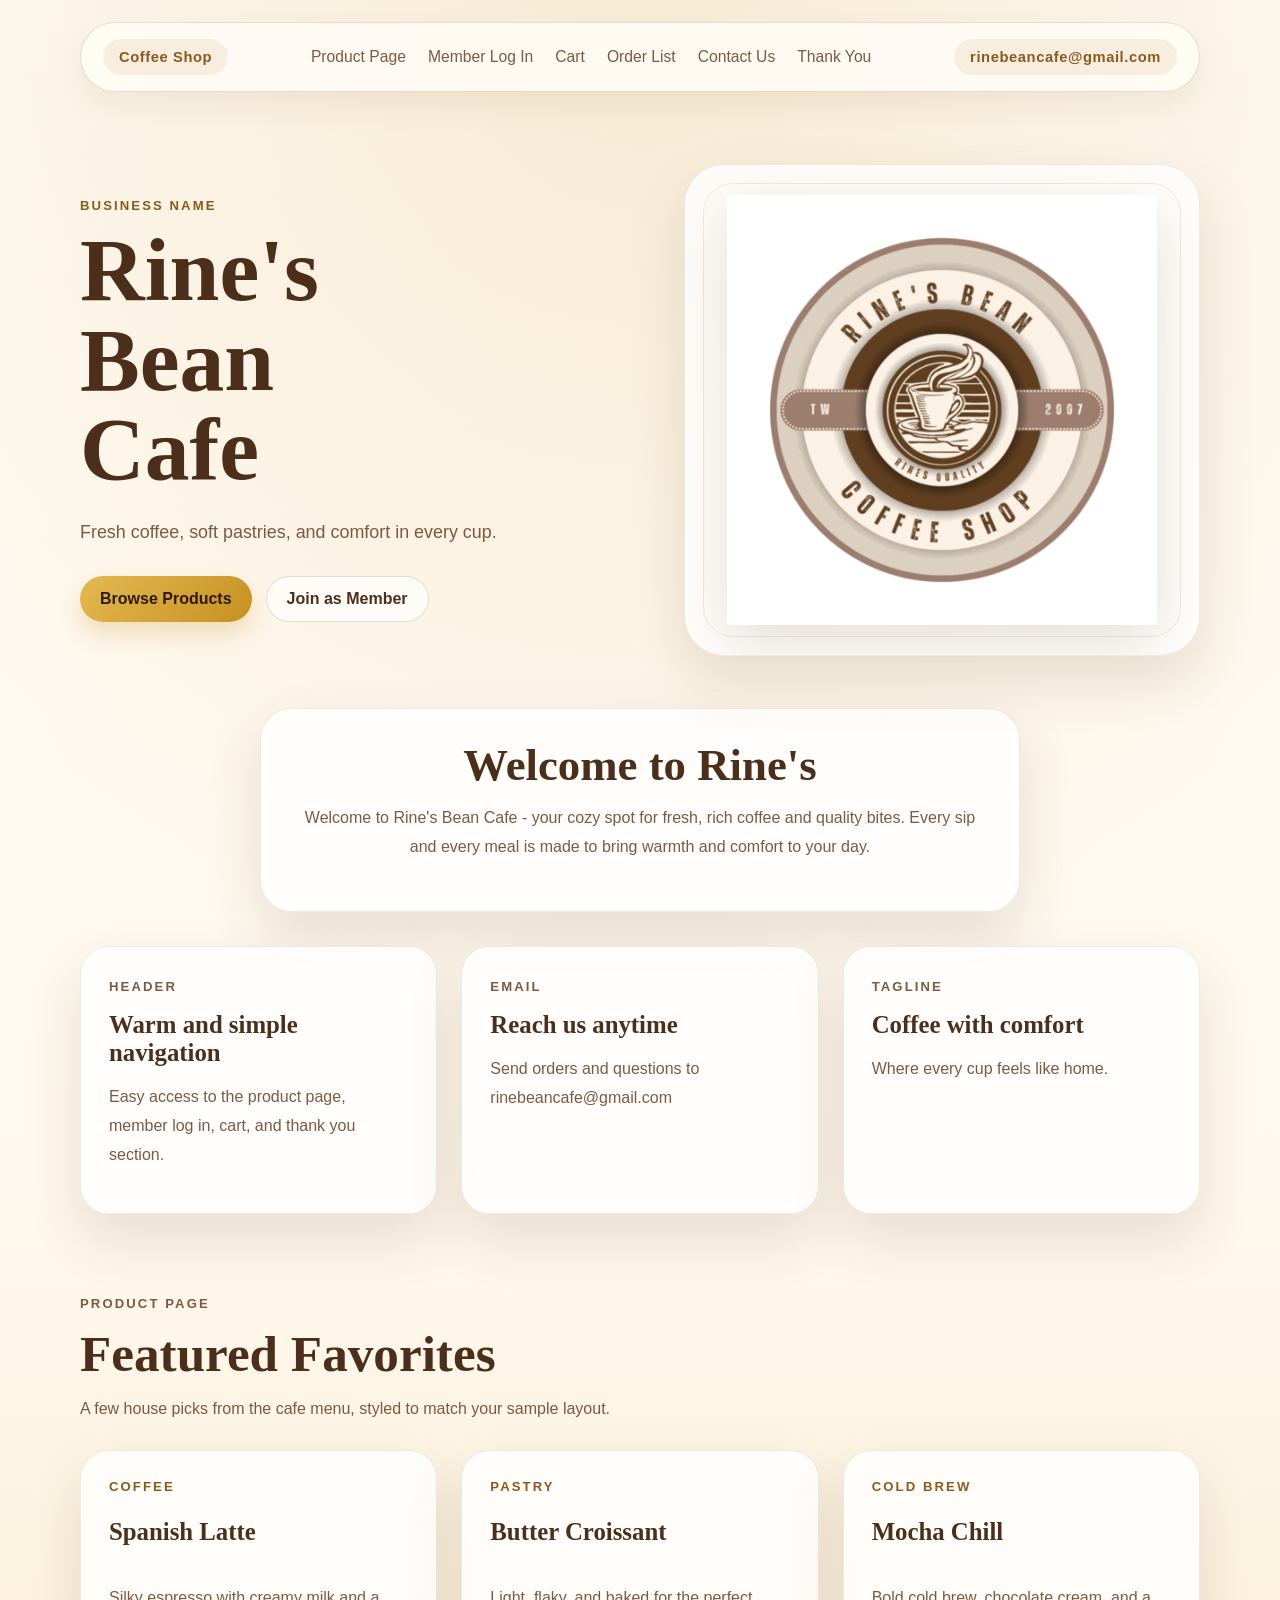
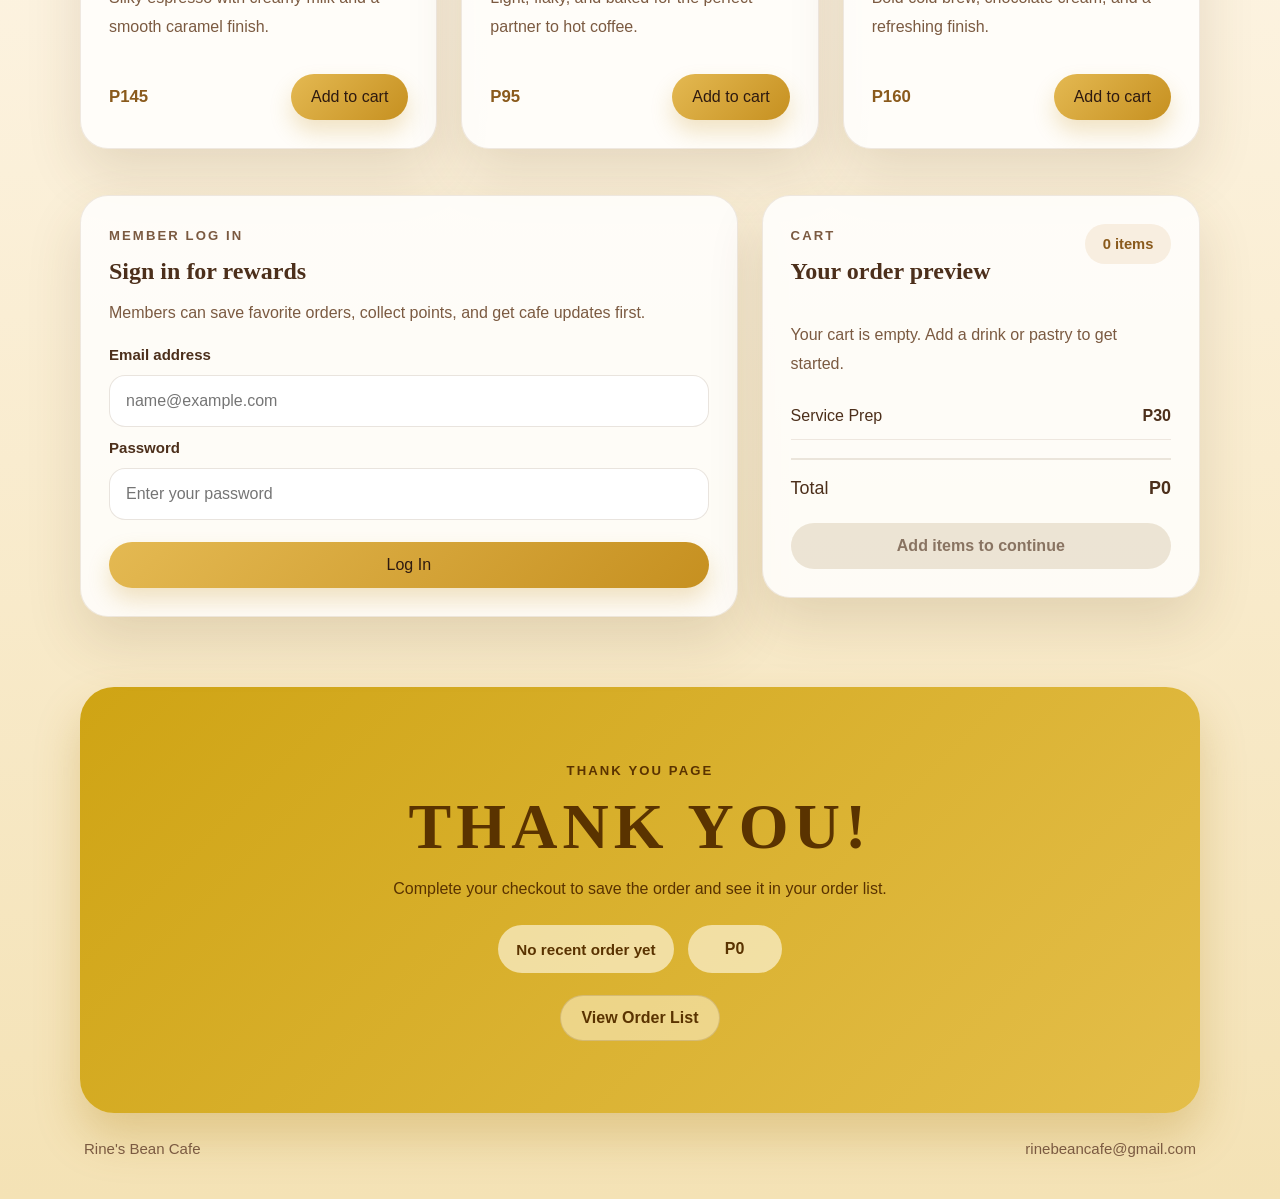
<file: index.html>
<!doctype html>
<html lang="en">
  <head>
    <meta charset="UTF-8" />
    <meta name="viewport" content="width=device-width, initial-scale=1.0" />
    <title>Rine's Bean Cafe</title>
    <link rel="stylesheet" href="rine.css" />
  </head>
  <body>
    <div class="page-shell">
      <header class="site-header">
        <a class="brand-chip" href="index.html">Coffee Shop</a>

        <nav class="site-nav" aria-label="Main navigation">
          <a href="#products">Product Page</a>
          <a href="#members">Member Log In</a>
          <a href="#cart">Cart</a>
          <a href="orders.html">Order List</a>
          <a href="contact.html">Contact Us</a>
          <a href="#thanks">Thank You</a>
        </nav>

        <a class="email-pill" href="mailto:rinebeancafe@gmail.com">
          rinebeancafe@gmail.com
        </a>
      </header>

      <main>
        <section class="hero" id="home">
          <div class="hero-copy">
            <p class="eyebrow">Business Name</p>
            <h1>Rine's Bean Cafe</h1>
            <p class="tagline">
              Fresh coffee, soft pastries, and comfort in every cup.
            </p>

            <div class="hero-actions">
              <a class="primary-link" href="#products">Browse Products</a>
              <a class="secondary-link" href="#members">Join as Member</a>
            </div>
          </div>

          <div class="hero-logo-card">
            <img
              src="image/logo.jpg"
              alt="Rine's Bean Cafe logo"
              class="hero-logo"
            />
          </div>
        </section>

        <section class="welcome-card" aria-labelledby="welcome-title">
          <h2 id="welcome-title">Welcome to Rine's</h2>
          <p>
            Welcome to Rine's Bean Cafe - your cozy spot for fresh, rich coffee
            and quality bites. Every sip and every meal is made to bring warmth
            and comfort to your day.
          </p>
        </section>

        <section class="info-grid" aria-label="Quick details">
          <article class="info-card">
            <p class="card-label">Header</p>
            <h3>Warm and simple navigation</h3>
            <p>
              Easy access to the product page, member log in, cart, and thank
              you section.
            </p>
          </article>

          <article class="info-card">
            <p class="card-label">Email</p>
            <h3>Reach us anytime</h3>
            <p>
              Send orders and questions to
              <a href="mailto:rinebeancafe@gmail.com">
                rinebeancafe@gmail.com
              </a>
            </p>
          </article>

          <article class="info-card">
            <p class="card-label">Tagline</p>
            <h3>Coffee with comfort</h3>
            <p>Where every cup feels like home.</p>
          </article>
        </section>

        <section class="products-section" id="products">
          <div class="section-heading">
            <p class="card-label">Product Page</p>
            <h2>Featured Favorites</h2>
            <p>
              A few house picks from the cafe menu, styled to match your sample
              layout.
            </p>
          </div>

          <div class="product-grid">
            <article
              class="product-card"
              data-product-id="spanish-latte"
              data-product-name="Spanish Latte"
              data-product-price="145"
            >
              <span class="product-type">Coffee</span>
              <h3>Spanish Latte</h3>
              <p>
                Silky espresso with creamy milk and a smooth caramel finish.
              </p>
              <div class="product-meta">
                <span>P145</span>
                <button
                  class="add-to-cart-button"
                  type="button"
                  data-add-to-cart
                >
                  Add to cart
                </button>
              </div>
            </article>

            <article
              class="product-card"
              data-product-id="butter-croissant"
              data-product-name="Butter Croissant"
              data-product-price="95"
            >
              <span class="product-type">Pastry</span>
              <h3>Butter Croissant</h3>
              <p>
                Light, flaky, and baked for the perfect partner to hot coffee.
              </p>
              <div class="product-meta">
                <span>P95</span>
                <button
                  class="add-to-cart-button"
                  type="button"
                  data-add-to-cart
                >
                  Add to cart
                </button>
              </div>
            </article>

            <article
              class="product-card"
              data-product-id="mocha-chill"
              data-product-name="Mocha Chill"
              data-product-price="160"
            >
              <span class="product-type">Cold Brew</span>
              <h3>Mocha Chill</h3>
              <p>Bold cold brew, chocolate cream, and a refreshing finish.</p>
              <div class="product-meta">
                <span>P160</span>
                <button
                  class="add-to-cart-button"
                  type="button"
                  data-add-to-cart
                >
                  Add to cart
                </button>
              </div>
            </article>
          </div>
        </section>

        <section class="account-cart">
          <article class="member-card" id="members">
            <p class="card-label">Member Log In</p>
            <h2>Sign in for rewards</h2>
            <p>
              Members can save favorite orders, collect points, and get cafe
              updates first.
            </p>

            <form class="login-form">
              <label for="member-email">Email address</label>
              <input
                id="member-email"
                name="member-email"
                type="email"
                placeholder="name@example.com"
              />

              <label for="member-password">Password</label>
              <input
                id="member-password"
                name="member-password"
                type="password"
                placeholder="Enter your password"
              />

              <button type="submit">Log In</button>
            </form>
          </article>

          <aside class="cart-card" id="cart">
            <div class="cart-top">
              <div>
                <p class="card-label">Cart</p>
                <h2>Your order preview</h2>
              </div>
              <span class="cart-badge" data-cart-count>0 items</span>
            </div>

            <div class="cart-items" data-cart-items>
              <p class="cart-empty">
                Your cart is empty. Add a drink or pastry to get started.
              </p>
            </div>

            <div class="cart-summary">
              <div class="cart-row service-row" data-service-row hidden>
                <span>Service Prep</span>
                <strong>P30</strong>
              </div>

              <div class="cart-total">
                <span>Total</span>
                <strong data-cart-total>P0</strong>
              </div>
            </div>

            <a
              class="checkout-link is-disabled"
              data-checkout-link
              href="#products"
              aria-disabled="true"
            >
              Add items to continue
            </a>
          </aside>
        </section>

        <section class="thanks-banner" id="thanks">
          <p class="card-label">Thank You Page</p>
          <h2>THANK YOU!</h2>
          <p class="thanks-message" data-thanks-message>
            Complete your checkout to save the order and see it in your order
            list.
          </p>
          <div class="thanks-latest-order" data-thanks-order hidden>
            <span class="thanks-order-pill" data-thanks-order-id>
              No recent order yet
            </span>
            <strong class="thanks-order-total" data-thanks-order-total>P0</strong>
          </div>
          <a class="thanks-orders-link" href="orders.html">View Order List</a>
        </section>
      </main>

      <footer class="site-footer">
        <p>Rine's Bean Cafe</p>
        <a href="mailto:rinebeancafe@gmail.com"> rinebeancafe@gmail.com </a>
      </footer>
    </div>
    <script src="rine.js"></script>
  </body>
</html>
</file>
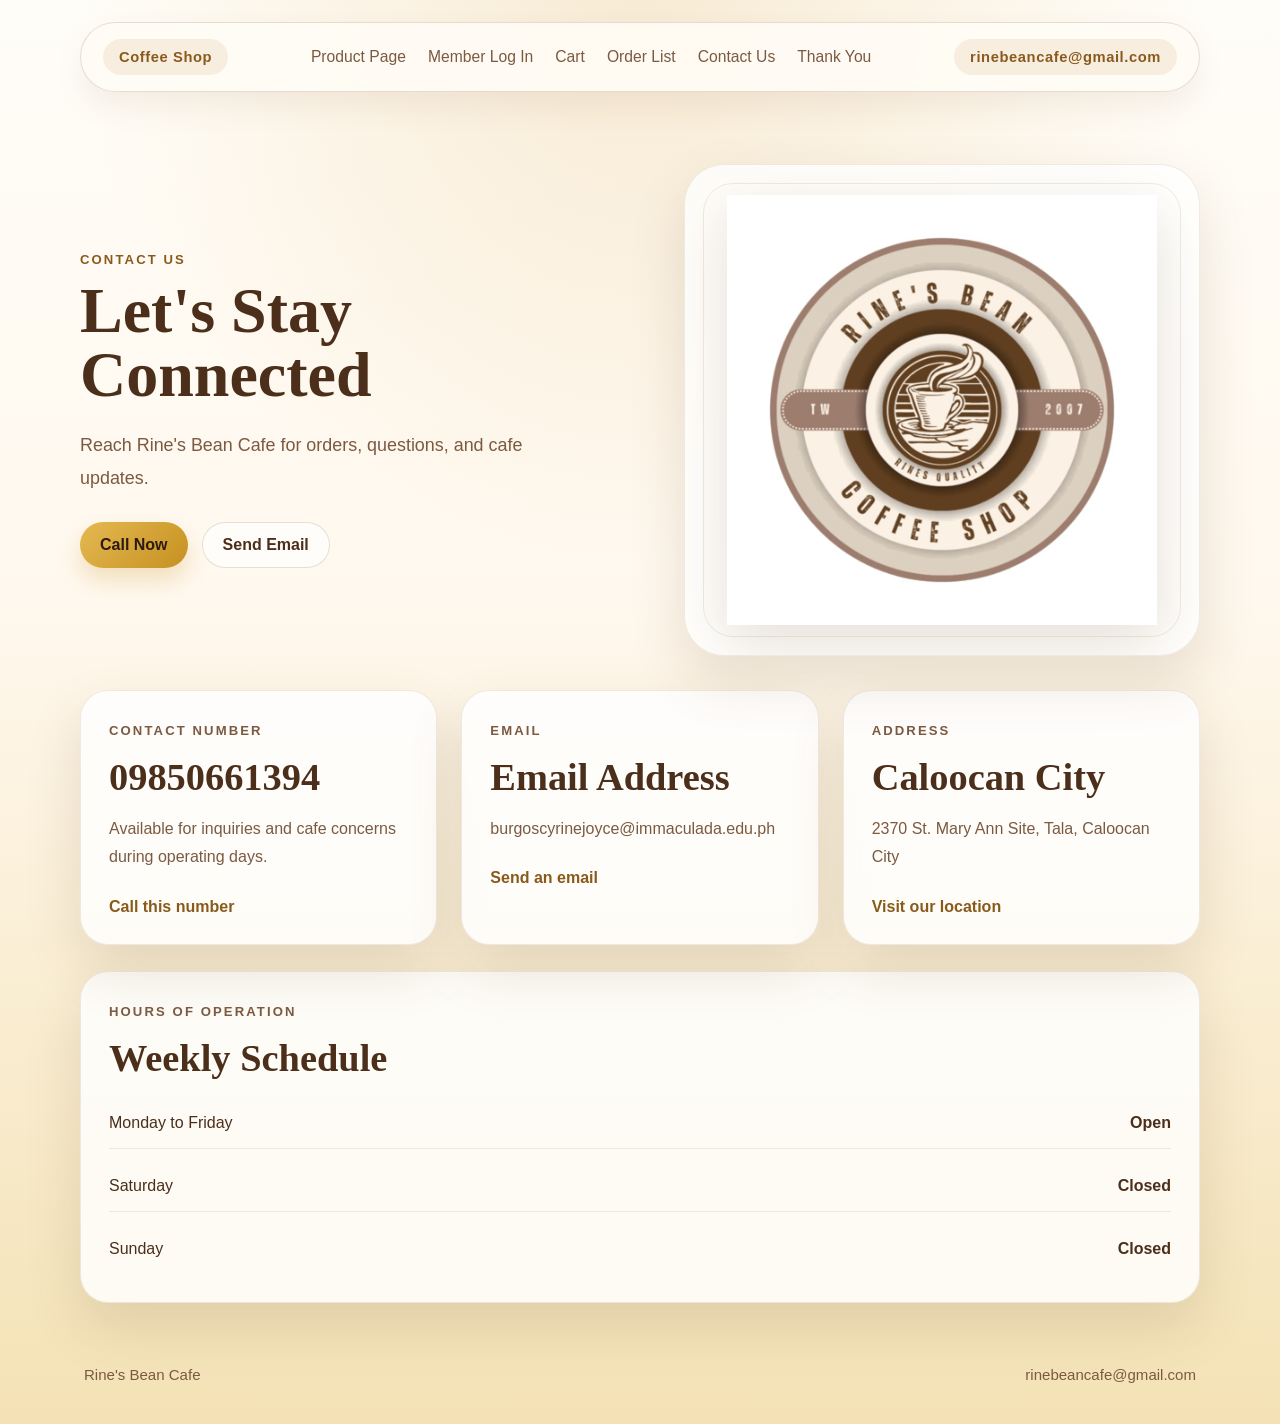
<file: contact.html>
<!doctype html>
<html lang="en">
  <head>
    <meta charset="UTF-8" />
    <meta name="viewport" content="width=device-width, initial-scale=1.0" />
    <title>Contact Us | Rine's Bean Cafe</title>
    <link rel="stylesheet" href="rine.css" />
  </head>
  <body>
    <div class="page-shell">
      <header class="site-header">
        <a class="brand-chip" href="index.html">Coffee Shop</a>

        <nav class="site-nav" aria-label="Main navigation">
          <a href="rine.html#products">Product Page</a>
          <a href="rine.html#members">Member Log In</a>
          <a href="rine.html#cart">Cart</a>
          <a href="orders.html">Order List</a>
          <a href="contact.html">Contact Us</a>
          <a href="rine.html#thanks">Thank You</a>
        </nav>

        <a class="email-pill" href="mailto:rinebeancafe@gmail.com">
          rinebeancafe@gmail.com
        </a>
      </header>

      <main class="contact-page">
        <section class="contact-hero">
          <div class="hero-copy">
            <p class="eyebrow">Contact Us</p>
            <h1>Let's Stay Connected</h1>
            <p class="tagline">
              Reach Rine's Bean Cafe for orders, questions, and cafe updates.
            </p>

            <div class="hero-actions">
              <a class="primary-link" href="tel:09850661394">Call Now</a>
              <a
                class="secondary-link"
                href="mailto:burgoscyrinejoyce@immaculada.edu.ph"
              >
                Send Email
              </a>
            </div>
          </div>

          <div class="hero-logo-card contact-logo-card">
            <img
              src="image/logo.jpg"
              alt="Rine's Bean Cafe logo"
              class="hero-logo"
            />
          </div>
        </section>

        <section class="contact-grid" aria-label="Contact details">
          <article class="contact-card">
            <p class="card-label">Contact Number</p>
            <h2>09850661394</h2>
            <p>
              Available for inquiries and cafe concerns during operating days.
            </p>
            <a class="text-link" href="tel:09850661394">Call this number</a>
          </article>

          <article class="contact-card">
            <p class="card-label">Email</p>
            <h2>Email Address</h2>
            <p>burgoscyrinejoyce@immaculada.edu.ph</p>
            <a
              class="text-link"
              href="mailto:burgoscyrinejoyce@immaculada.edu.ph"
            >
              Send an email
            </a>
          </article>

          <article class="contact-card">
            <p class="card-label">Address</p>
            <h2>Caloocan City</h2>
            <p>2370 St. Mary Ann Site, Tala, Caloocan City</p>
            <span class="text-link static-text">Visit our location</span>
          </article>
        </section>

        <section class="hours-panel">
          <p class="card-label">Hours of Operation</p>
          <h2>Weekly Schedule</h2>
          <div class="hours-list">
            <div class="hours-row">
              <span>Monday to Friday</span>
              <strong>Open</strong>
            </div>
            <div class="hours-row">
              <span>Saturday</span>
              <strong>Closed</strong>
            </div>
            <div class="hours-row">
              <span>Sunday</span>
              <strong>Closed</strong>
            </div>
          </div>
        </section>
      </main>

      <footer class="site-footer">
        <p>Rine's Bean Cafe</p>
        <a href="mailto:rinebeancafe@gmail.com"> rinebeancafe@gmail.com </a>
      </footer>
    </div>
  </body>
</html>
</file>
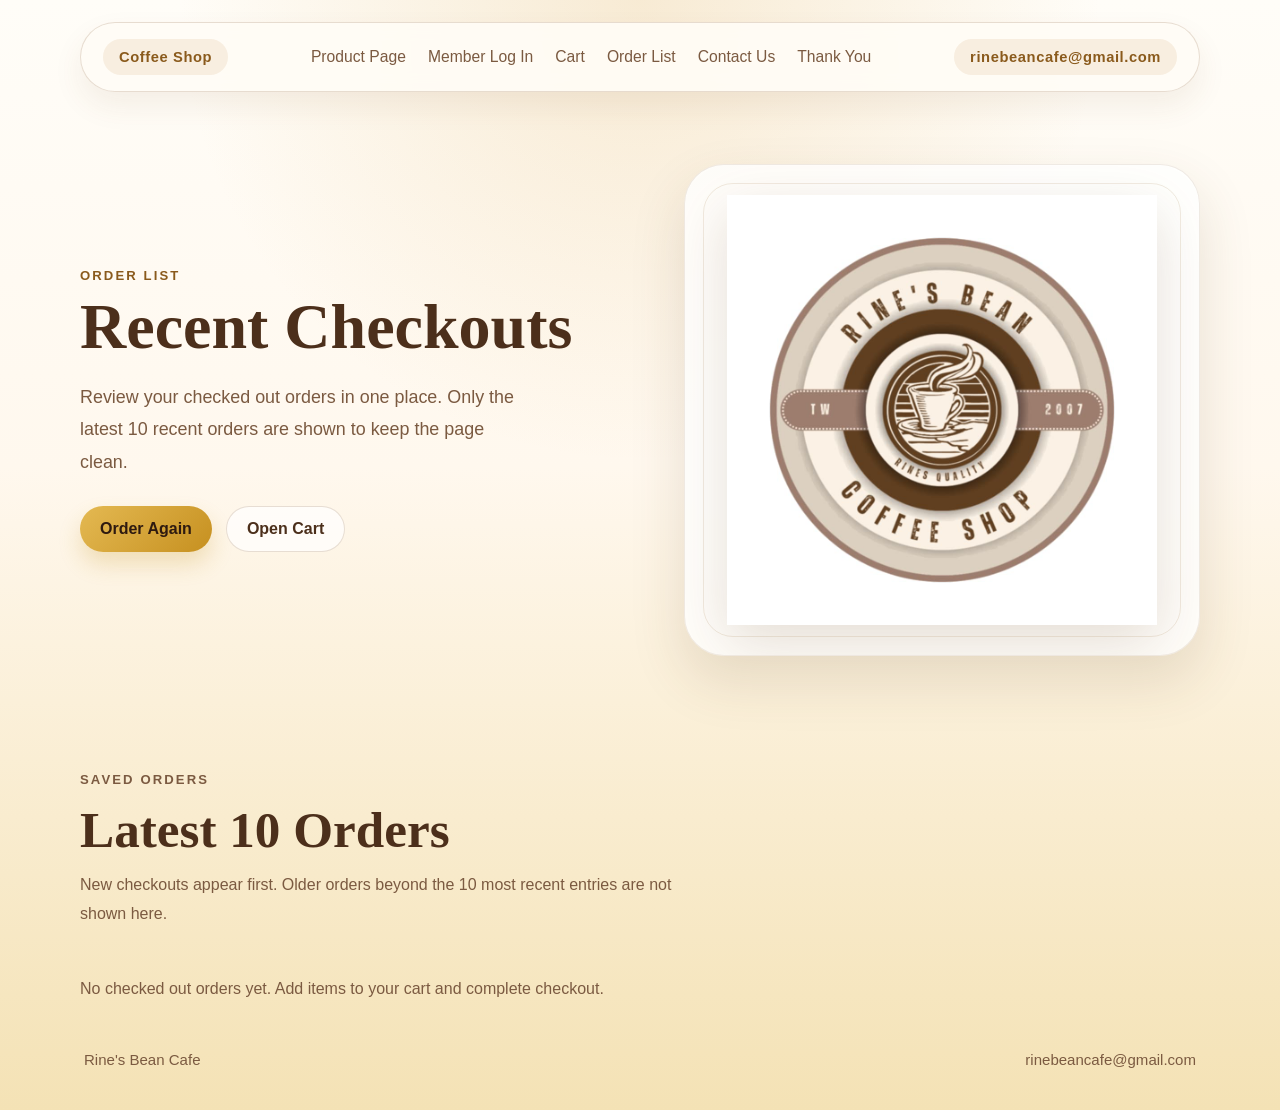
<file: orders.html>
<!doctype html>
<html lang="en">
  <head>
    <meta charset="UTF-8" />
    <meta name="viewport" content="width=device-width, initial-scale=1.0" />
    <title>Order List | Rine's Bean Cafe</title>
    <link rel="stylesheet" href="rine.css" />
  </head>
  <body>
    <div class="page-shell">
      <header class="site-header">
        <a class="brand-chip" href="rine.html">Coffee Shop</a>

        <nav class="site-nav" aria-label="Main navigation">
          <a href="rine.html#products">Product Page</a>
          <a href="rine.html#members">Member Log In</a>
          <a href="rine.html#cart">Cart</a>
          <a href="orders.html">Order List</a>
          <a href="contact.html">Contact Us</a>
          <a href="rine.html#thanks">Thank You</a>
        </nav>

        <a class="email-pill" href="mailto:rinebeancafe@gmail.com">
          rinebeancafe@gmail.com
        </a>
      </header>

      <main class="orders-page">
        <section class="orders-page-hero">
          <div class="hero-copy">
            <p class="eyebrow">Order List</p>
            <h1>Recent Checkouts</h1>
            <p class="tagline">
              Review your checked out orders in one place. Only the latest 10
              recent orders are shown to keep the page clean.
            </p>

            <div class="hero-actions">
              <a class="primary-link" href="rine.html#products">Order Again</a>
              <a class="secondary-link" href="rine.html#cart">Open Cart</a>
            </div>
          </div>

          <div class="hero-logo-card orders-logo-card">
            <img
              src="image/logo.jpg"
              alt="Rine's Bean Cafe logo"
              class="hero-logo"
            />
          </div>
        </section>

        <section class="orders-section" id="orders">
          <div class="section-heading">
            <p class="card-label">Saved Orders</p>
            <h2>Latest 10 Orders</h2>
            <p>
              New checkouts appear first. Older orders beyond the 10 most
              recent entries are not shown here.
            </p>
          </div>

          <div class="orders-list" data-orders-list>
            <p class="orders-empty">
              No checked out orders yet. Add items to your cart and complete
              checkout.
            </p>
          </div>
        </section>
      </main>

      <footer class="site-footer">
        <p>Rine's Bean Cafe</p>
        <a href="mailto:rinebeancafe@gmail.com">rinebeancafe@gmail.com</a>
      </footer>
    </div>
    <script src="rine.js"></script>
  </body>
</html>
</file>
<file: rine.css>
:root {
  --bg-main: #fffaf1;
  --bg-soft: #f8eee0;
  --card: rgba(255, 255, 255, 0.82);
  --line: rgba(120, 78, 40, 0.18);
  --text-main: #4c2f1b;
  --text-soft: #7b5a41;
  --accent: #c9982c;
  --accent-deep: #8a5a1c;
  --shadow: 0 24px 55px rgba(94, 61, 27, 0.14);
}

* {
  box-sizing: border-box;
}

html {
  scroll-behavior: smooth;
}

body {
  margin: 0;
  min-height: 100vh;
  background:
    radial-gradient(circle at top, rgba(228, 187, 118, 0.28), transparent 36%),
    linear-gradient(180deg, #fffdf8 0%, #fff8ee 42%, #f4e2b5 100%);
  color: var(--text-main);
  font-family: "Trebuchet MS", "Gill Sans", sans-serif;
}

a {
  color: inherit;
  text-decoration: none;
}

img {
  display: block;
  max-width: 100%;
}

.page-shell {
  width: min(1120px, calc(100% - 32px));
  margin: 0 auto;
  padding: 22px 0 36px;
}

.site-header {
  display: flex;
  align-items: center;
  justify-content: space-between;
  gap: 18px;
  padding: 16px 22px;
  border: 1px solid var(--line);
  border-radius: 999px;
  background: rgba(255, 252, 246, 0.92);
  backdrop-filter: blur(8px);
  box-shadow: 0 14px 30px rgba(109, 72, 36, 0.08);
  position: sticky;
  top: 14px;
  z-index: 10;
}

.brand-chip,
.email-pill {
  padding: 10px 16px;
  border-radius: 999px;
  background: var(--bg-soft);
  color: var(--accent-deep);
  font-size: 0.92rem;
  font-weight: 700;
  letter-spacing: 0.04em;
}

.site-nav {
  display: flex;
  align-items: center;
  justify-content: center;
  gap: 22px;
  flex: 1;
  flex-wrap: wrap;
}

.site-nav a {
  color: var(--text-soft);
  font-size: 0.98rem;
}

.site-nav a:hover,
.site-nav a:focus-visible,
.email-pill:hover,
.brand-chip:hover {
  color: var(--text-main);
}

.hero {
  display: grid;
  grid-template-columns: 1.05fr 0.95fr;
  align-items: center;
  gap: 34px;
  padding: 72px 0 44px;
}

.hero-copy {
  animation: fade-up 0.75s ease both;
}

.eyebrow,
.card-label,
.product-type {
  margin: 0 0 12px;
  color: var(--accent-deep);
  font-size: 0.82rem;
  font-weight: 800;
  letter-spacing: 0.16em;
  text-transform: uppercase;
}

.hero h1,
.contact-hero h1,
.orders-page-hero h1,
.welcome-card h2,
.section-heading h2,
.member-card h2,
.cart-card h2,
.thanks-banner h2 {
  margin: 0;
  font-family: "Palatino Linotype", "Book Antiqua", serif;
  line-height: 1;
}

.hero h1 {
  font-size: clamp(3.25rem, 7vw, 5.8rem);
  max-width: 8ch;
}

.contact-hero h1 {
  font-size: clamp(2.8rem, 5vw, 4.6rem);
}

.orders-page-hero h1 {
  font-size: clamp(2.8rem, 5vw, 4.6rem);
}

.tagline {
  max-width: 28rem;
  margin: 22px 0 0;
  color: var(--text-soft);
  font-size: 1.12rem;
  line-height: 1.8;
}

.hero-actions {
  display: flex;
  gap: 14px;
  flex-wrap: wrap;
  margin-top: 28px;
}

.primary-link,
.secondary-link,
.checkout-link,
.login-form button,
.product-meta a,
.product-meta button {
  display: inline-flex;
  align-items: center;
  justify-content: center;
  min-height: 46px;
  padding: 0 20px;
  border-radius: 999px;
  font-weight: 700;
  transition:
    transform 0.25s ease,
    box-shadow 0.25s ease,
    background 0.25s ease;
}

.primary-link,
.login-form button,
.checkout-link,
.product-meta a,
.product-meta button {
  background: linear-gradient(135deg, #e4b952, #c69020);
  color: #2e1a10;
  box-shadow: 0 12px 22px rgba(197, 145, 28, 0.24);
}

.secondary-link {
  border: 1px solid var(--line);
  background: rgba(255, 255, 255, 0.7);
  color: var(--text-main);
}

.hero-logo-card,
.welcome-card,
.info-card,
.product-card,
.member-card,
.cart-card,
.order-card,
.contact-card,
.hours-panel {
  border: 1px solid rgba(126, 84, 41, 0.12);
  background: var(--card);
  box-shadow: var(--shadow);
}

.hero-logo-card {
  position: relative;
  padding: 30px;
  border-radius: 40px;
  overflow: hidden;
  animation: float-in 0.95s ease both;
}

.hero-logo-card::before {
  content: "";
  position: absolute;
  inset: 18px;
  border: 1px solid rgba(138, 90, 28, 0.12);
  border-radius: 30px;
  pointer-events: none;
}

.hero-logo {
  width: min(100%, 430px);
  margin: 0 auto;
  filter: drop-shadow(0 18px 28px rgba(95, 62, 24, 0.16));
}

.welcome-card {
  width: min(760px, 100%);
  margin: 8px auto 0;
  padding: 34px 30px;
  border-radius: 32px;
  text-align: center;
}

.welcome-card h2 {
  font-size: clamp(2rem, 4vw, 2.8rem);
}

.welcome-card p,
.section-heading p,
.info-card p,
.product-card p,
.member-card p,
.cart-card p,
.contact-card p,
.hours-panel p,
.thanks-banner p,
.site-footer {
  color: var(--text-soft);
  line-height: 1.8;
}

.info-grid,
.product-grid,
.account-cart,
.contact-grid {
  display: grid;
  gap: 24px;
}

.info-grid {
  grid-template-columns: repeat(3, minmax(0, 1fr));
  margin-top: 34px;
}

.info-card,
.product-card,
.member-card,
.cart-card,
.order-card,
.contact-card,
.hours-panel {
  padding: 28px;
  border-radius: 28px;
}

.info-card h3,
.product-card h3,
.contact-card h2,
.hours-panel h2 {
  margin: 0 0 10px;
  font-family: "Palatino Linotype", "Book Antiqua", serif;
  font-size: 1.55rem;
  color: var(--text-main);
}

.products-section {
  padding: 78px 0 24px;
}

.section-heading {
  width: min(620px, 100%);
  margin-bottom: 26px;
}

.section-heading h2 {
  font-size: clamp(2.2rem, 4vw, 3.2rem);
}

.product-grid {
  grid-template-columns: repeat(3, minmax(0, 1fr));
}

.product-card {
  display: flex;
  flex-direction: column;
  gap: 12px;
  min-height: 100%;
}

.product-meta {
  display: flex;
  align-items: center;
  justify-content: space-between;
  gap: 12px;
  margin-top: auto;
  padding-top: 4px;
}

.product-meta span {
  font-size: 1.05rem;
  font-weight: 800;
  color: var(--accent-deep);
}

.product-meta button {
  border: 0;
  cursor: pointer;
  font: inherit;
}

.add-to-cart-button.is-added {
  background: linear-gradient(135deg, #7fb15f, #5a8f40);
  color: #fffdf6;
  box-shadow: 0 12px 22px rgba(90, 143, 64, 0.24);
}

.account-cart {
  grid-template-columns: minmax(0, 1.2fr) minmax(320px, 0.8fr);
  padding: 22px 0 70px;
}

.contact-page {
  padding: 44px 0 12px;
}

.orders-page {
  padding: 44px 0 12px;
}

.contact-hero {
  display: grid;
  grid-template-columns: 1.05fr 0.95fr;
  align-items: center;
  gap: 34px;
  padding: 28px 0 34px;
}

.orders-page-hero {
  display: grid;
  grid-template-columns: 1.05fr 0.95fr;
  align-items: center;
  gap: 34px;
  padding: 28px 0 34px;
}

.contact-logo-card {
  min-height: 100%;
}

.orders-logo-card {
  min-height: 100%;
}

.contact-grid {
  grid-template-columns: repeat(3, minmax(0, 1fr));
  margin-bottom: 26px;
}

.contact-card h2,
.hours-panel h2 {
  font-size: clamp(1.8rem, 3vw, 2.4rem);
}

.text-link {
  display: inline-flex;
  margin-top: 10px;
  color: var(--accent-deep);
  font-weight: 700;
}

.static-text {
  cursor: default;
}

.hours-panel {
  margin-bottom: 24px;
}

.hours-list {
  display: grid;
  gap: 12px;
  margin-top: 18px;
}

.hours-row {
  display: flex;
  align-items: center;
  justify-content: space-between;
  gap: 16px;
  padding: 16px 0;
  border-bottom: 1px solid rgba(121, 87, 49, 0.12);
  color: var(--text-main);
}

.hours-row:last-child {
  border-bottom: 0;
}

.login-form {
  display: grid;
  gap: 12px;
  margin-top: 18px;
}

.login-form label {
  font-size: 0.94rem;
  font-weight: 700;
  color: var(--text-main);
}

.login-form input {
  width: 100%;
  min-height: 52px;
  padding: 0 16px;
  border: 1px solid rgba(121, 87, 49, 0.16);
  border-radius: 16px;
  background: rgba(255, 255, 255, 0.92);
  color: var(--text-main);
  font: inherit;
}

.login-form input:focus {
  outline: 2px solid rgba(201, 152, 44, 0.32);
  border-color: rgba(201, 152, 44, 0.54);
}

.login-form button {
  margin-top: 10px;
  border: 0;
  cursor: pointer;
  font: inherit;
}

.cart-card {
  align-self: start;
}

.cart-top {
  display: flex;
  align-items: flex-start;
  justify-content: space-between;
  gap: 16px;
}

.cart-badge {
  display: inline-flex;
  align-items: center;
  justify-content: center;
  min-width: 86px;
  min-height: 40px;
  padding: 0 14px;
  border-radius: 999px;
  background: var(--bg-soft);
  color: var(--accent-deep);
  font-size: 0.92rem;
  font-weight: 800;
}

.cart-items {
  display: grid;
  gap: 14px;
  margin-top: 22px;
}

.cart-empty {
  margin: 0;
  padding: 16px 0 6px;
}

.cart-item {
  display: grid;
  grid-template-columns: minmax(0, 1fr) auto;
  gap: 16px;
  padding: 16px 0;
  border-bottom: 1px solid rgba(121, 87, 49, 0.12);
}

.cart-item-main {
  display: grid;
  gap: 12px;
}

.cart-item-copy {
  display: grid;
  gap: 4px;
}

.cart-item-name {
  color: var(--text-main);
  font-weight: 800;
}

.cart-item-meta {
  color: var(--text-soft);
  font-size: 0.94rem;
}

.cart-item-controls {
  display: flex;
  align-items: center;
  gap: 10px;
  flex-wrap: wrap;
}

.qty-controls {
  display: inline-flex;
  align-items: center;
  gap: 10px;
  padding: 6px;
  border: 1px solid rgba(121, 87, 49, 0.12);
  border-radius: 999px;
  background: rgba(255, 255, 255, 0.72);
}

.qty-button,
.remove-button {
  border: 0;
  cursor: pointer;
  font: inherit;
}

.qty-button {
  width: 34px;
  height: 34px;
  border-radius: 999px;
  background: var(--bg-soft);
  color: var(--text-main);
  font-size: 1.1rem;
  line-height: 1;
}

.qty-count {
  min-width: 18px;
  text-align: center;
  color: var(--text-main);
  font-weight: 800;
}

.remove-button {
  padding: 0;
  background: transparent;
  color: #9c5338;
  font-weight: 700;
}

.cart-item-total {
  align-self: center;
  color: var(--accent-deep);
  font-size: 1.08rem;
}

.cart-summary {
  margin-top: 8px;
}

.cart-row,
.cart-total {
  display: flex;
  align-items: center;
  justify-content: space-between;
  gap: 16px;
}

.cart-row {
  padding: 14px 0;
  border-bottom: 1px solid rgba(121, 87, 49, 0.12);
  color: var(--text-main);
}

.cart-total {
  margin-top: 18px;
  padding-top: 18px;
  border-top: 2px solid rgba(121, 87, 49, 0.14);
  color: var(--text-main);
  font-size: 1.12rem;
}

.checkout-link {
  width: 100%;
  margin-top: 24px;
}

.checkout-link.is-disabled {
  background: rgba(180, 150, 106, 0.24);
  box-shadow: none;
  color: rgba(76, 47, 27, 0.62);
}

.cart-card.is-updated {
  animation: cart-pulse 0.45s ease;
}

.thanks-banner {
  padding: 72px 28px;
  border-radius: 34px;
  background: linear-gradient(135deg, #cfa414 0%, #e4be4a 100%);
  text-align: center;
  box-shadow: 0 24px 45px rgba(173, 127, 15, 0.28);
}

.thanks-banner .card-label,
.thanks-banner p,
.thanks-banner h2 {
  color: #5a3300;
}

.thanks-banner h2 {
  font-size: clamp(2.6rem, 5vw, 4.4rem);
  letter-spacing: 0.08em;
}

.thanks-banner p:last-child {
  width: min(540px, 100%);
  margin: 16px auto 0;
}

.thanks-message {
  width: min(560px, 100%);
  margin: 16px auto 0;
}

.thanks-latest-order {
  display: flex;
  align-items: center;
  justify-content: center;
  gap: 14px;
  flex-wrap: wrap;
  margin-top: 22px;
}

.thanks-order-pill,
.thanks-order-total {
  display: inline-flex;
  align-items: center;
  justify-content: center;
  min-height: 48px;
  padding: 0 18px;
  border-radius: 999px;
  background: rgba(255, 248, 224, 0.65);
  color: #5a3300;
}

.thanks-order-pill {
  font-size: 0.95rem;
  font-weight: 800;
}

.thanks-order-total {
  min-width: 94px;
  font-size: 1rem;
}

.thanks-orders-link {
  display: inline-flex;
  align-items: center;
  justify-content: center;
  min-height: 46px;
  margin-top: 22px;
  padding: 0 20px;
  border-radius: 999px;
  border: 1px solid rgba(90, 51, 0, 0.16);
  background: rgba(255, 248, 224, 0.5);
  color: #5a3300;
  font-weight: 700;
}

.orders-section {
  padding: 78px 0 10px;
}

.orders-list {
  display: grid;
  gap: 22px;
}

.orders-empty {
  margin: 0;
  padding: 26px 0 4px;
  color: var(--text-soft);
}

.order-card {
  display: grid;
  gap: 18px;
}

.order-card-header,
.order-card-summary,
.order-line {
  display: flex;
  align-items: center;
  justify-content: space-between;
  gap: 16px;
}

.order-card-header {
  padding-bottom: 14px;
  border-bottom: 1px solid rgba(121, 87, 49, 0.12);
}

.order-card-title {
  display: grid;
  gap: 5px;
}

.order-id {
  color: var(--text-main);
  font-size: 1.12rem;
  font-weight: 800;
}

.order-date {
  color: var(--text-soft);
  font-size: 0.95rem;
}

.order-total-pill {
  display: inline-flex;
  align-items: center;
  justify-content: center;
  min-width: 94px;
  min-height: 44px;
  padding: 0 16px;
  border-radius: 999px;
  background: var(--bg-soft);
  color: var(--accent-deep);
  font-weight: 800;
}

.order-lines {
  display: grid;
  gap: 12px;
}

.order-line {
  padding-bottom: 12px;
  border-bottom: 1px dashed rgba(121, 87, 49, 0.12);
  color: var(--text-main);
}

.order-line:last-child {
  padding-bottom: 0;
  border-bottom: 0;
}

.order-item-details {
  display: grid;
  gap: 4px;
}

.order-item-name {
  font-weight: 800;
}

.order-item-qty {
  color: var(--text-soft);
  font-size: 0.94rem;
}

.order-card-summary {
  padding-top: 14px;
  border-top: 1px solid rgba(121, 87, 49, 0.12);
  color: var(--text-main);
  font-weight: 700;
}

.site-footer {
  display: flex;
  align-items: center;
  justify-content: space-between;
  gap: 14px;
  padding: 22px 4px 0;
  font-size: 0.94rem;
}

.site-footer p {
  margin: 0;
}

.primary-link:hover,
.secondary-link:hover,
.checkout-link:hover,
.login-form button:hover,
.thanks-orders-link:hover,
.product-meta a:hover,
.product-meta button:hover,
.qty-button:hover,
.remove-button:hover {
  transform: translateY(-2px);
}

@keyframes fade-up {
  from {
    opacity: 0;
    transform: translateY(20px);
  }

  to {
    opacity: 1;
    transform: translateY(0);
  }
}

@keyframes float-in {
  from {
    opacity: 0;
    transform: translateY(28px) scale(0.96);
  }

  to {
    opacity: 1;
    transform: translateY(0) scale(1);
  }
}

@keyframes cart-pulse {
  0% {
    transform: scale(1);
  }

  50% {
    transform: scale(1.01);
  }

  100% {
    transform: scale(1);
  }
}

@media (max-width: 920px) {
  .hero,
  .contact-hero,
  .orders-page-hero,
  .info-grid,
  .product-grid,
  .account-cart,
  .contact-grid {
    grid-template-columns: 1fr;
  }

  .site-header,
  .site-footer {
    flex-direction: column;
  }

  .site-header {
    border-radius: 28px;
    text-align: center;
  }

  .hero,
  .contact-hero,
  .orders-page-hero {
    grid-template-columns: 1fr;
    justify-items: center;
    padding-top: 48px;
    text-align: center;
  }

  .hero h1,
  .contact-hero h1,
  .orders-page-hero h1,
  .tagline,
  .section-heading,
  .thanks-banner p:last-child {
    max-width: none;
  }

  .hero-actions {
    justify-content: center;
  }

  .account-cart {
    padding-bottom: 50px;
  }

  .hours-row {
    flex-direction: column;
    text-align: center;
  }

  .cart-top {
    flex-direction: column;
    align-items: center;
    text-align: center;
  }

  .cart-item {
    grid-template-columns: 1fr;
    text-align: center;
  }

  .cart-item-controls {
    justify-content: center;
  }

  .cart-item-total {
    justify-self: center;
  }

  .thanks-latest-order,
  .order-card-header,
  .order-card-summary,
  .order-line {
    flex-direction: column;
    text-align: center;
  }

  .site-footer {
    text-align: center;
  }
}

@media (max-width: 640px) {
  .page-shell {
    width: min(100% - 20px, 100%);
    padding-top: 12px;
  }

  .site-header,
  .hero-logo-card,
  .welcome-card,
  .info-card,
  .product-card,
  .member-card,
  .cart-card,
  .order-card,
  .contact-card,
  .hours-panel,
  .thanks-banner {
    border-radius: 24px;
  }

  .site-nav {
    gap: 14px;
  }

  .hero,
  .contact-hero,
  .orders-page-hero {
    padding: 36px 0 28px;
  }

  .welcome-card,
  .info-card,
  .product-card,
  .member-card,
  .cart-card,
  .order-card,
  .contact-card,
  .hours-panel,
  .thanks-banner {
    padding: 22px;
  }

  .product-meta,
  .cart-item-controls {
    flex-direction: column;
    align-items: stretch;
  }

  .qty-controls {
    justify-content: center;
  }
}
</file>
